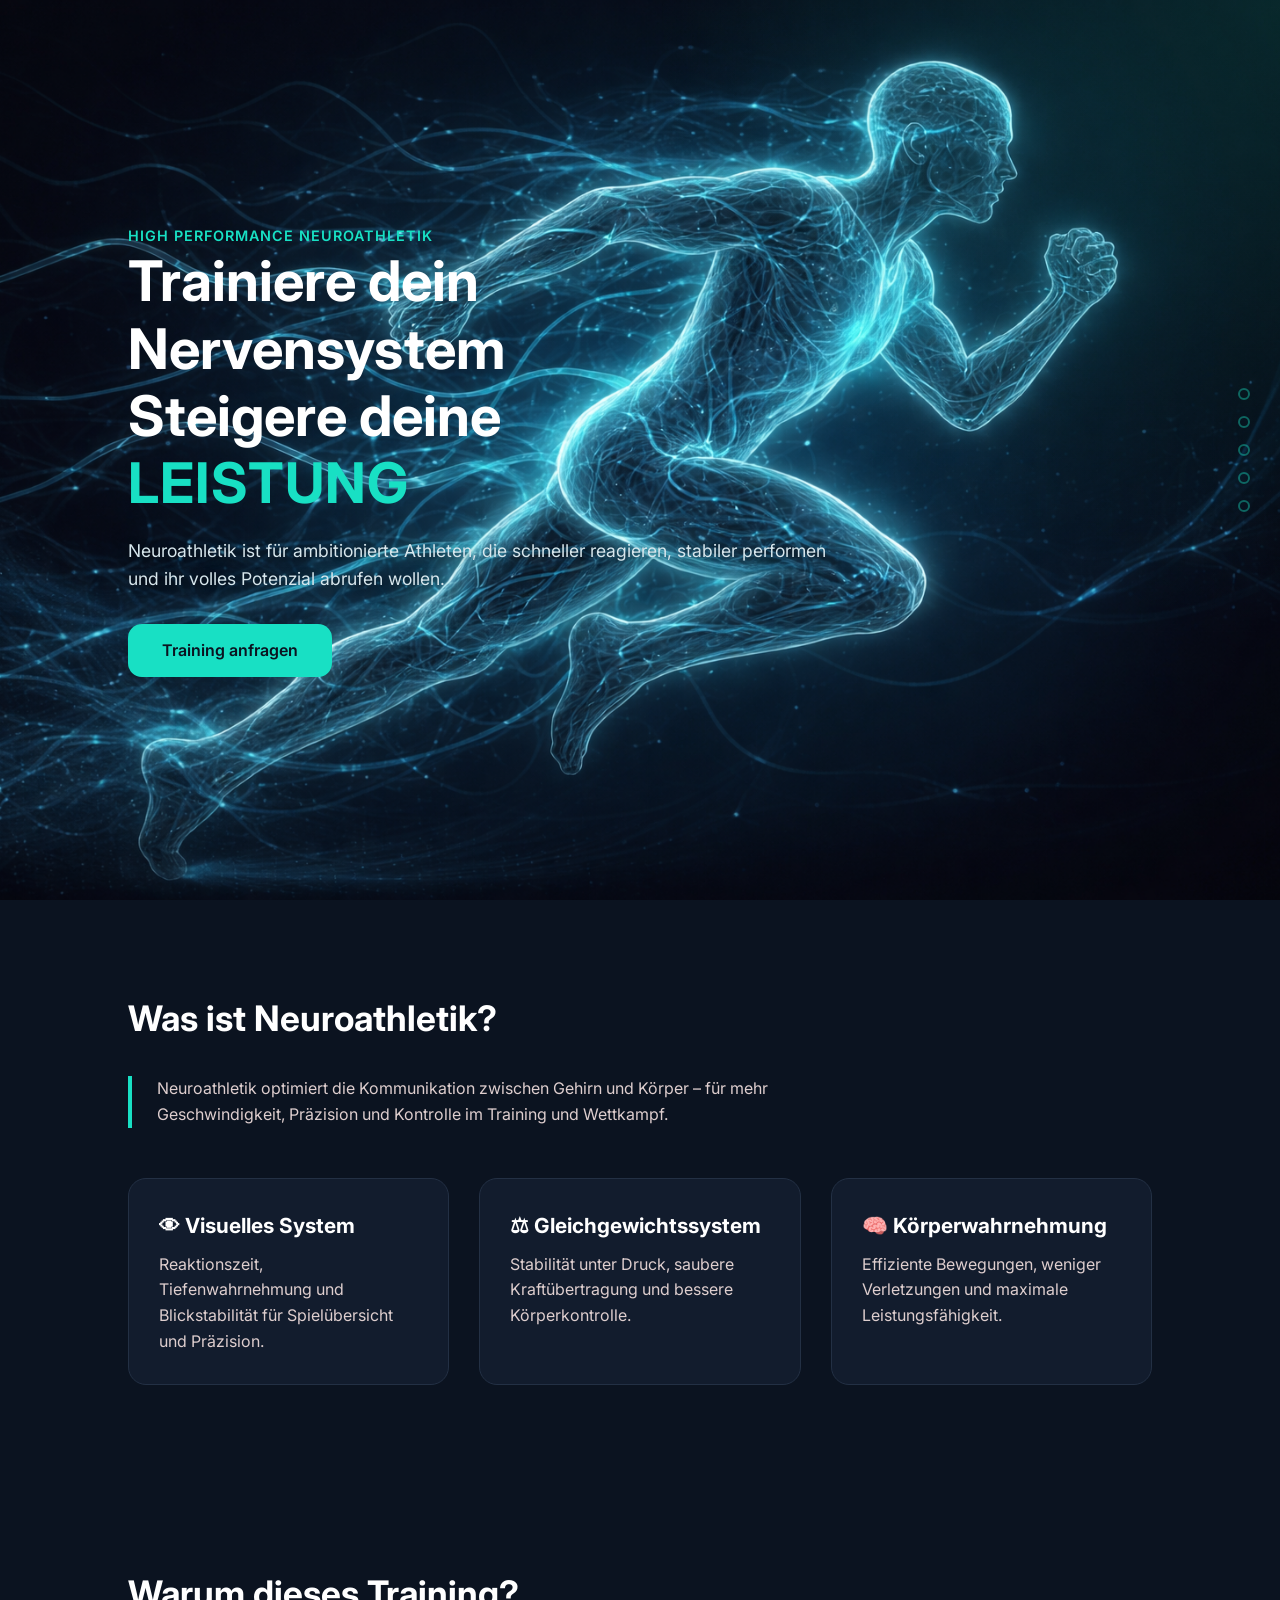
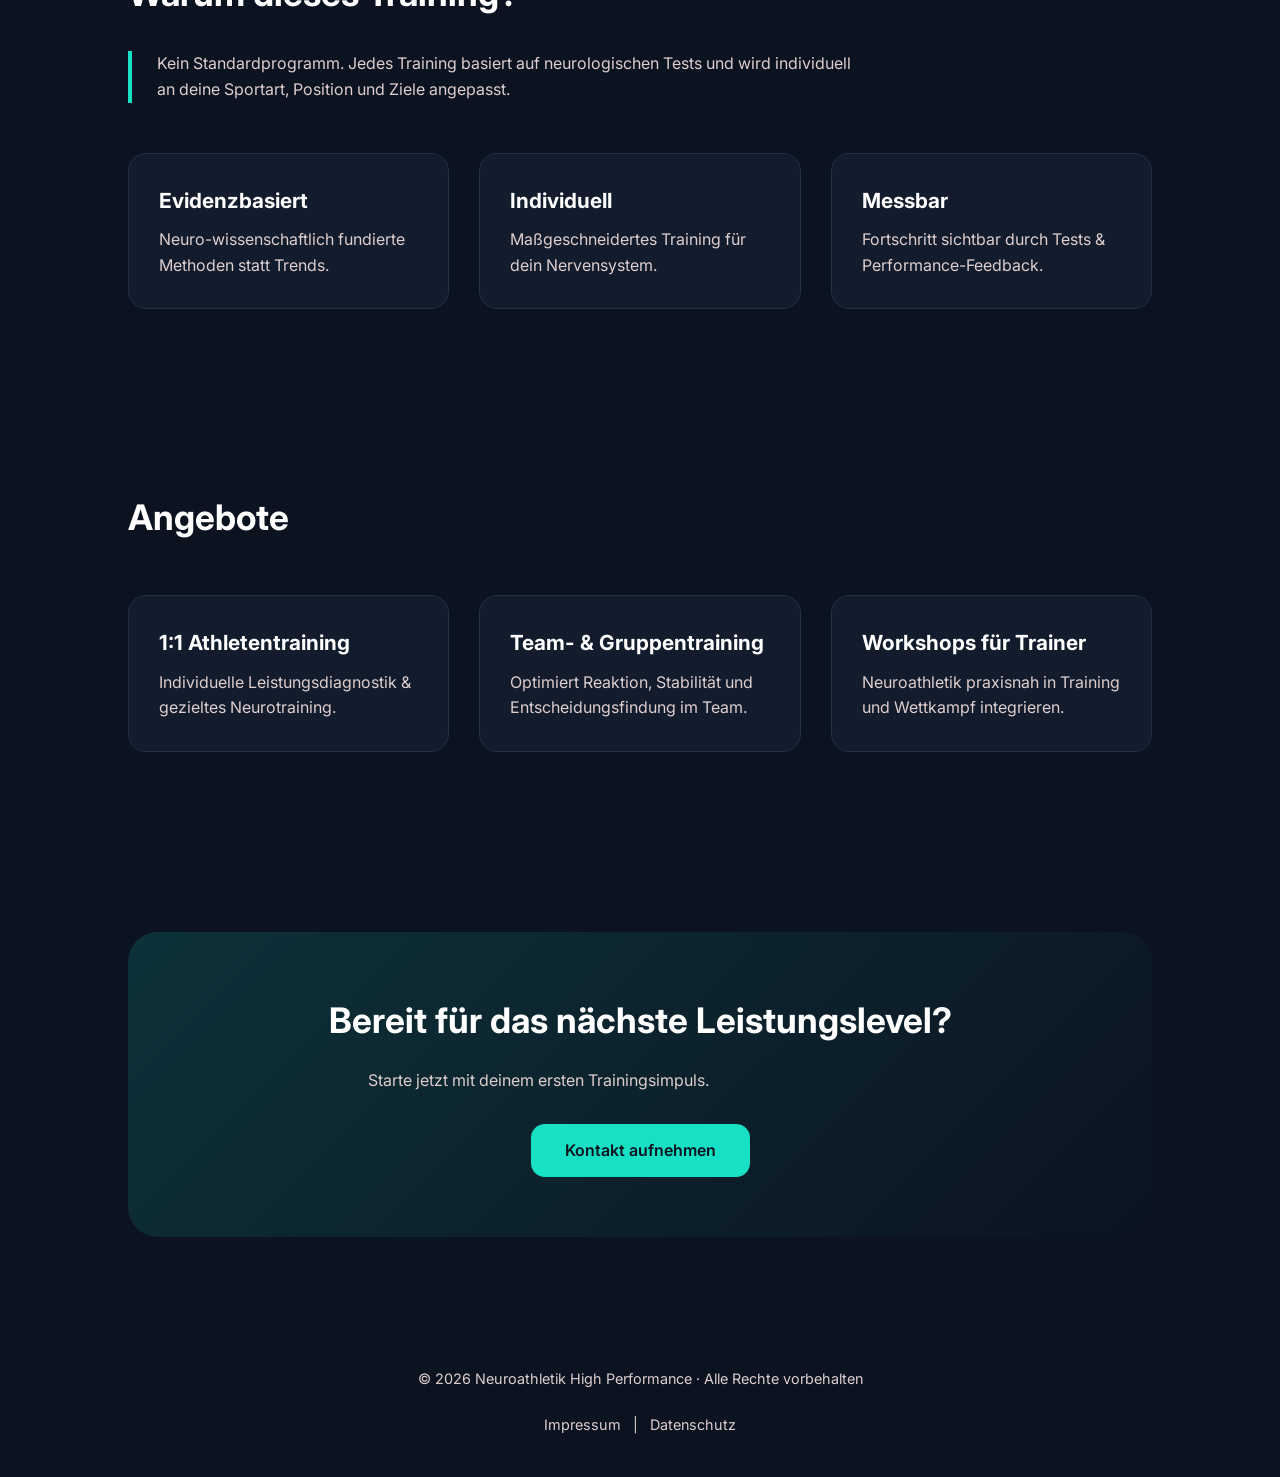
<file: index.html>
<!DOCTYPE html>
<html lang="de">
<head>
  <meta charset="UTF-8" />
  <meta name="viewport" content="width=device-width, initial-scale=1.0"/>
  <title>Neuroathletix | High Performance Training</title>
  <meta name="description" content="Neuroathletik Training für High Performance. Optimiere dein Nervensystem für bessere Reaktionen, Gleichgewicht und sportliche Höchstleistung.">
  
  <!-- Open Graph Meta Tags -->
  <meta property="og:title" content="Neuroathletix | High Performance Training">
  <meta property="og:description" content="Optimiere dein Nervensystem für bessere Reaktionen und sportliche Höchstleistung.">
  <meta property="og:image" content="https://deine-website.at/img/Leuchtathlet.png">
  <meta property="og:url" content="https://deine-website.at">
  
  <!-- Favicon -->
  <link rel="icon" href="img/my-icon.png">
  <link rel="apple-touch-icon" href="img/my-icon.png">
  
  <!-- Google Font -->
  <link href="https://fonts.googleapis.com/css2?family=Inter:wght@300;400;600;700&display=swap" rel="stylesheet">

    <!-- Stylesheet -->
    <link rel="stylesheet" href="styles.css">
</head>

<body>

  <!-- HERO -->
  <section class="hero" id="start">
    <img src="img/Leuchtathlet.png" alt="Leuchtathlet" class="hero-bg">
    <div class="hero-content">
      <span>High Performance Neuroathletik</span>
      <h1>Trainiere dein Nervensystem<br>Steigere deine <br><span class="highlightLeistung">Leistung</span>
    </h1>
      <p>
        Neuroathletik ist für ambitionierte Athleten, die schneller reagieren,
        stabiler performen und ihr volles Potenzial abrufen wollen.
      </p>
      <a href="#kontakt" class="btn">Training anfragen</a>
    </div>
  </section>

  <!-- WAS IST NEUROATHLETIK -->
  <section id="neuro">
    <h2>Was ist Neuroathletik?</h2>
    <p class="usp">
      Neuroathletik optimiert die Kommunikation zwischen Gehirn und Körper –
        für mehr Geschwindigkeit, Präzision und Kontrolle im Training und Wettkampf.
    </p>

    <div class="grid">
      <div class="card">
        <h3>👁 Visuelles System</h3>
        <p>Reaktionszeit, Tiefenwahrnehmung und Blickstabilität für Spielübersicht und Präzision.</p>
      </div>

      <div class="card">
        <h3>⚖ Gleichgewichtssystem</h3>
        <p>Stabilität unter Druck, saubere Kraftübertragung und bessere Körperkontrolle.</p>
      </div>

      <div class="card">
        <h3>🧠 Körperwahrnehmung</h3>
        <p>Effiziente Bewegungen, weniger Verletzungen und maximale Leistungsfähigkeit.</p>
      </div>
    </div>
  </section>

  <!-- USP -->
  <section id="vorteile">
    <h2>Warum dieses Training?</h2>

    <div class="usp">
      <p>
        Kein Standardprogramm. Jedes Training basiert auf neurologischen Tests
        und wird individuell an deine Sportart, Position und Ziele angepasst.
      </p>
    </div>

    <div class="grid">
      <div class="card">
        <h3>Evidenzbasiert</h3>
        <p>Neuro-wissenschaftlich fundierte Methoden statt Trends.</p>
      </div>

      <div class="card">
        <h3>Individuell</h3>
        <p>Maßgeschneidertes Training für dein Nervensystem.</p>
      </div>

      <div class="card">
        <h3>Messbar</h3>
        <p>Fortschritt sichtbar durch Tests & Performance-Feedback.</p>
      </div>
    </div>
  </section>

  <!-- ANGEBOTE -->
  <section id="angebote">
    <h2>Angebote</h2>

    <div class="grid">
      <div class="card">
        <h3>1:1 Athletentraining</h3>
        <p>Individuelle Leistungsdiagnostik & gezieltes Neurotraining.</p>
      </div>

      <div class="card">
        <h3>Team- & Gruppentraining</h3>
        <p>Optimiert Reaktion, Stabilität und Entscheidungsfindung im Team.</p>
      </div>

      <div class="card">
        <h3>Workshops für Trainer</h3>
        <p>Neuroathletik praxisnah in Training und Wettkampf integrieren.</p>
      </div>
    </div>
  </section>

  <!-- CTA -->
  <section id="kontakt">
    <div class="cta">
      <h2>Bereit für das nächste Leistungslevel?</h2>
      <p>Starte jetzt mit deinem ersten Trainingsimpuls.</p>
     <a href="kontakt.html" class="btn">Kontakt aufnehmen</a>

    </div>
  </section>

  <footer>
    © 2026 Neuroathletik High Performance · Alle Rechte vorbehalten<br>
    <br>
    <a href="impressum.html" style="color: var(--text-secondary); text-decoration: none;">Impressum</a>
    &nbsp; | &nbsp;
    <a href="datenschutz.html" style="color: var(--text-secondary); text-decoration: none;">Datenschutz</a>
  </footer>

 <script>
  const sections = document.querySelectorAll("section");
  const desktopLinks = document.querySelectorAll(".side-nav a");
  const mobileNav = document.querySelector(".mobile-nav");
  const mobileLinks = document.querySelectorAll(".mobile-nav a");

  let lastScrollY = window.pageYOffset;
  let ticking = false;

  function updateActiveLink() {
    let current = "";

    sections.forEach(section => {
      const sectionTop = section.offsetTop - window.innerHeight / 2;
      if (window.scrollY >= sectionTop) {
        current = section.getAttribute("id");
      }
    });

    [...desktopLinks, ...mobileLinks].forEach(link => {
      link.classList.remove("active");
      if (link.getAttribute("href") === "#" + current) {
        link.classList.add("active");
      }
    });
  }

  function handleMobileNav() {
    if (!mobileNav) return;

    const currentScrollY = window.pageYOffset;

    if (currentScrollY > lastScrollY && currentScrollY > 150) {
      // Scroll DOWN
      mobileNav.classList.add("hide");
    } else {
      // Scroll UP
      mobileNav.classList.remove("hide");
    }

    lastScrollY = currentScrollY;
  }

  window.addEventListener("scroll", () => {
    if (!ticking) {
      window.requestAnimationFrame(() => {
        updateActiveLink();
        handleMobileNav();
        ticking = false;
      });
      ticking = true;
    }
  });
</script>

<nav class="side-nav">
  <a href="#start" data-label="Start"></a>
  <a href="#neuro" data-label="Neuroathletik"></a>
  <a href="#vorteile" data-label="Vorteile"></a>
  <a href="#angebote" data-label="Angebote"></a>
  <a href="#kontakt" data-label="Kontakt"></a>
</nav>

<nav class="mobile-nav">
  <a href="#start">Start</a>
  <a href="#neuro">Neuro</a>
  <a href="#vorteile">Vorteile</a>
  <a href="#angebote">Angebote</a>
  <a href="#kontakt">Kontakt</a>
</nav>

</body>

</html>
</file>
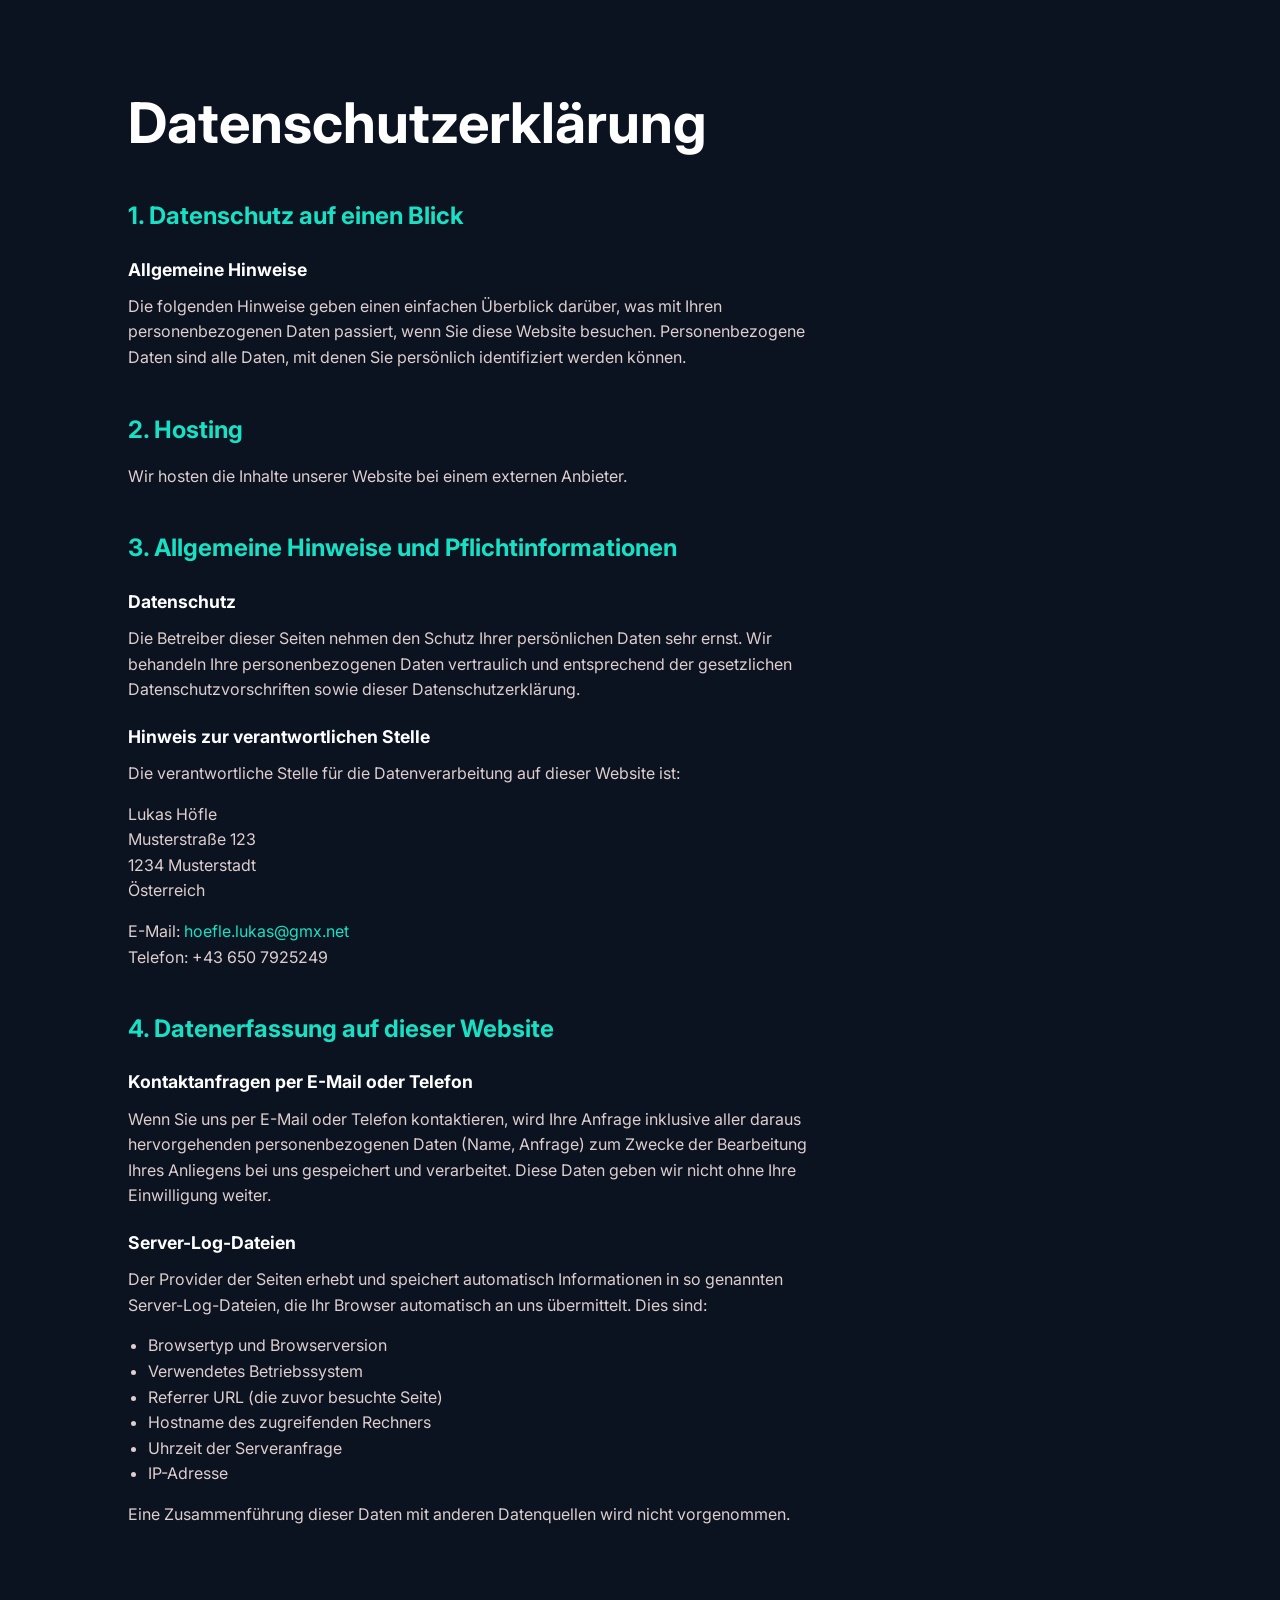
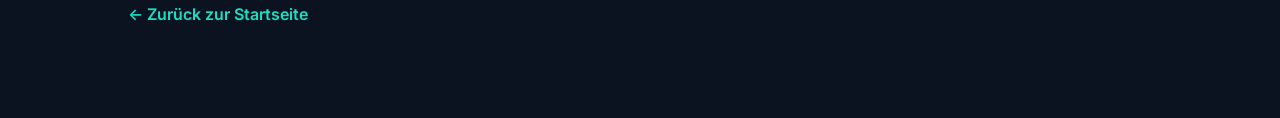
<file: datenschutz.html>
<!DOCTYPE html>
<html lang="de">
<head>
  <meta charset="UTF-8" />
  <meta name="viewport" content="width=device-width, initial-scale=1.0"/>
  <title>Datenschutz | Neuroathletix</title>

  <!-- Favicon -->
  <link rel="icon" href="img/my-icon.png">
  <link rel="apple-touch-icon" href="img/my-icon.png">

  <!-- Google Font -->
  <link href="https://fonts.googleapis.com/css2?family=Inter:wght@300;400;600;700&display=swap" rel="stylesheet">
  
  <!-- Haupt-Stylesheet einbinden -->
  <link rel="stylesheet" href="styles.css">

  <style>
    /* Spezifische Styles für Textseiten (identisch zu impressum.html) */
    .legal-content {
      max-width: 800px;
    }

    .legal-content h2 {
      color: var(--accent);
      font-size: 1.5rem;
      margin-top: 40px;
      margin-bottom: 15px;
    }

    .legal-content h3 {
      font-size: 1.1rem;
      margin-top: 20px;
      color: var(--text-main);
    }

    .legal-content p, .legal-content ul {
      margin-bottom: 15px;
      color: var(--text-secondary);
      line-height: 1.6;
    }
    
    .legal-content ul {
        padding-left: 20px;
    }

    .legal-content a {
      color: var(--accent);
      text-decoration: none;
    }

    .legal-content a:hover {
      text-decoration: underline;
    }

    .back {
      display: inline-block;
      margin-top: 60px;
      color: var(--accent);
      text-decoration: none;
      font-weight: 600;
      transition: transform 0.3s ease;
    }

    .back:hover {
      transform: translateX(-5px);
    }
  </style>
</head>

<body>

<section>
  <h1>Datenschutzerklärung</h1>
  
  <div class="legal-content">
    <h2>1. Datenschutz auf einen Blick</h2>
    <h3>Allgemeine Hinweise</h3>
    <p>Die folgenden Hinweise geben einen einfachen Überblick darüber, was mit Ihren personenbezogenen Daten passiert, wenn Sie diese Website besuchen. Personenbezogene Daten sind alle Daten, mit denen Sie persönlich identifiziert werden können.</p>

    <h2>2. Hosting</h2>
    <p>Wir hosten die Inhalte unserer Website bei einem externen Anbieter.</p>

    <h2>3. Allgemeine Hinweise und Pflichtinformationen</h2>
    <h3>Datenschutz</h3>
    <p>Die Betreiber dieser Seiten nehmen den Schutz Ihrer persönlichen Daten sehr ernst. Wir behandeln Ihre personenbezogenen Daten vertraulich und entsprechend der gesetzlichen Datenschutzvorschriften sowie dieser Datenschutzerklärung.</p>

    <h3>Hinweis zur verantwortlichen Stelle</h3>
    <p>Die verantwortliche Stelle für die Datenverarbeitung auf dieser Website ist:</p>
    <p>
      Lukas Höfle<br>
      Musterstraße 123<br>
      1234 Musterstadt<br>
      Österreich
    </p>
    <p>
      E-Mail: <a href="mailto:hoefle.lukas@gmx.net">hoefle.lukas@gmx.net</a><br>
      Telefon: +43 650 7925249
    </p>

    <h2>4. Datenerfassung auf dieser Website</h2>
    <h3>Kontaktanfragen per E-Mail oder Telefon</h3>
    <p>Wenn Sie uns per E-Mail oder Telefon kontaktieren, wird Ihre Anfrage inklusive aller daraus hervorgehenden personenbezogenen Daten (Name, Anfrage) zum Zwecke der Bearbeitung Ihres Anliegens bei uns gespeichert und verarbeitet. Diese Daten geben wir nicht ohne Ihre Einwilligung weiter.</p>

    <h3>Server-Log-Dateien</h3>
    <p>Der Provider der Seiten erhebt und speichert automatisch Informationen in so genannten Server-Log-Dateien, die Ihr Browser automatisch an uns übermittelt. Dies sind:</p>
    <ul>
        <li>Browsertyp und Browserversion</li>
        <li>Verwendetes Betriebssystem</li>
        <li>Referrer URL (die zuvor besuchte Seite)</li>
        <li>Hostname des zugreifenden Rechners</li>
        <li>Uhrzeit der Serveranfrage</li>
        <li>IP-Adresse</li>
    </ul>
    <p>Eine Zusammenführung dieser Daten mit anderen Datenquellen wird nicht vorgenommen.</p>
  </div>

  <a href="index.html" class="back">← Zurück zur Startseite</a>
</section>

</body>
</html>
</file>
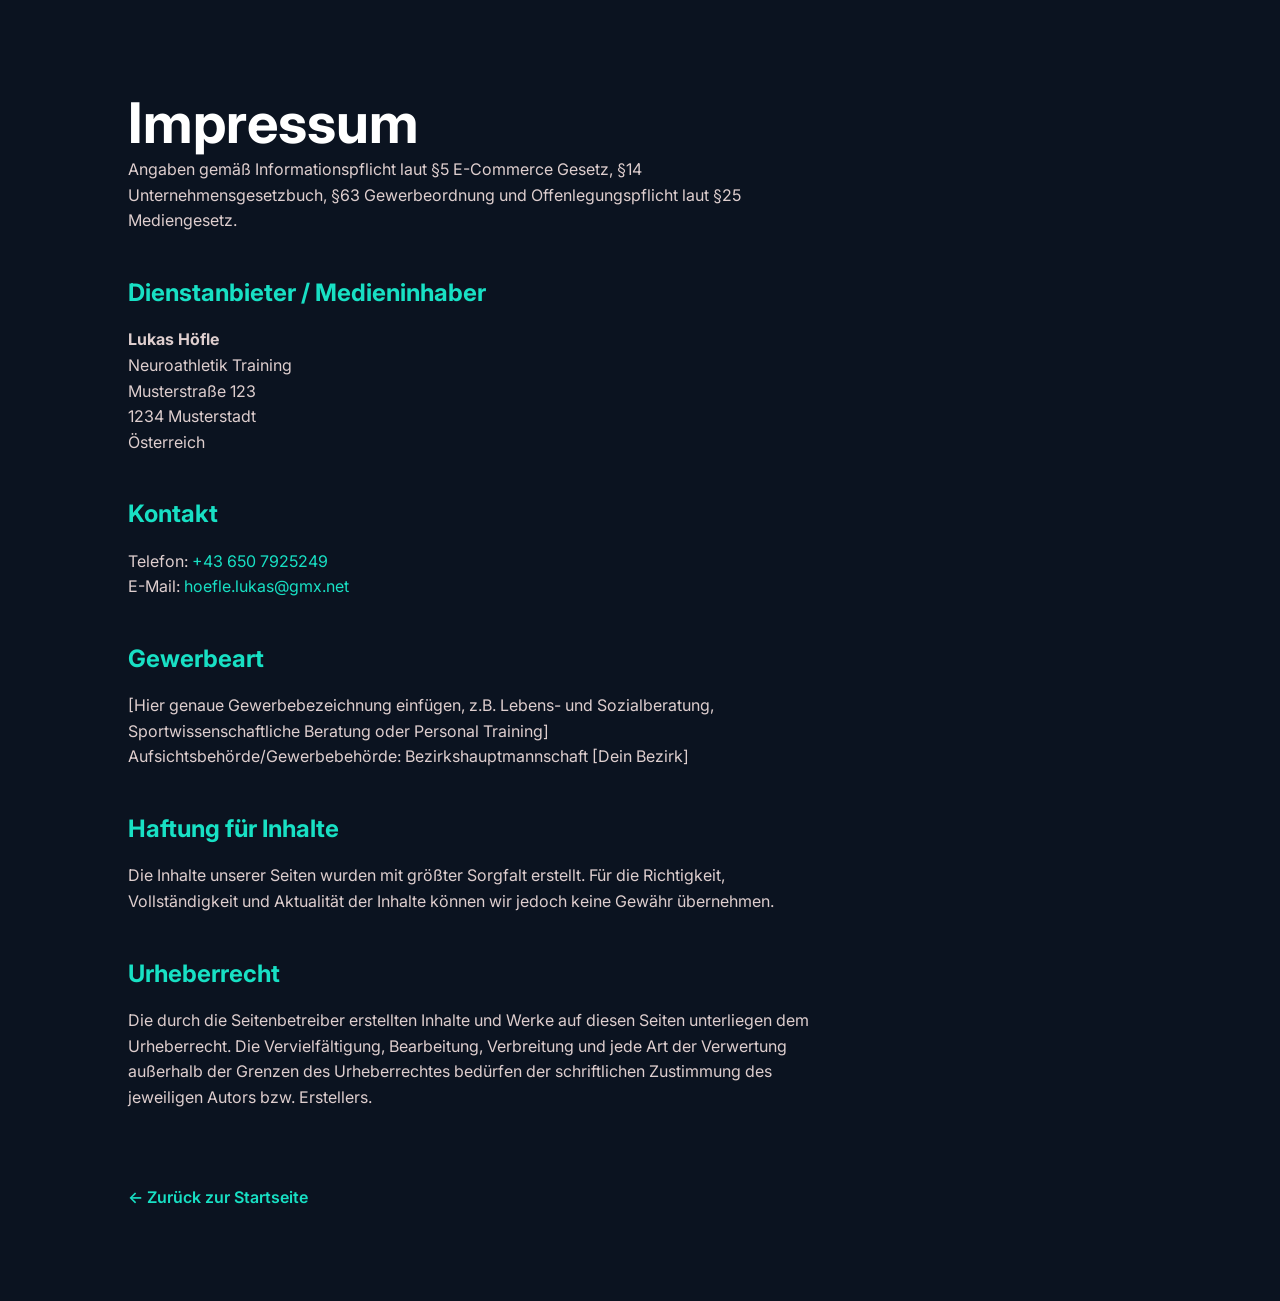
<file: impressum.html>
<!DOCTYPE html>
<html lang="de">
<head>
  <meta charset="UTF-8" />
  <meta name="viewport" content="width=device-width, initial-scale=1.0"/>
  <title>Impressum | Neuroathletix</title>

  <!-- Favicon -->
  <link rel="icon" href="img/my-icon.png">
  <link rel="apple-touch-icon" href="img/my-icon.png">

  <!-- Google Font -->
  <link href="https://fonts.googleapis.com/css2?family=Inter:wght@300;400;600;700&display=swap" rel="stylesheet">
  
  <!-- Haupt-Stylesheet einbinden -->
  <link rel="stylesheet" href="styles.css">

  <style>
    /* Spezifische Styles für Textseiten, die nicht in styles.css sind */
    .legal-content {
      max-width: 800px;
    }

    .legal-content h2 {
      color: var(--accent);
      font-size: 1.5rem;
      margin-top: 40px;
      margin-bottom: 15px;
    }

    .legal-content h3 {
      font-size: 1.1rem;
      margin-top: 20px;
      color: var(--text-main);
    }

    .legal-content p {
      margin-bottom: 15px;
      color: var(--text-secondary);
    }

    .legal-content a {
      color: var(--accent);
      text-decoration: none;
    }

    .legal-content a:hover {
      text-decoration: underline;
    }

    /* Zurück-Button (übernommen aus kontakt.html) */
    .back {
      display: inline-block;
      margin-top: 60px;
      color: var(--accent);
      text-decoration: none;
      font-weight: 600;
      transition: transform 0.3s ease;
    }

    .back:hover {
      transform: translateX(-5px);
    }
  </style>
</head>

<body>

<section>
  <h1>Impressum</h1>
  
  <div class="legal-content">
    <p>Angaben gemäß Informationspflicht laut §5 E-Commerce Gesetz, §14 Unternehmensgesetzbuch, §63 Gewerbeordnung und Offenlegungspflicht laut §25 Mediengesetz.</p>

    <h2>Dienstanbieter / Medieninhaber</h2>
    <p>
      <strong>Lukas Höfle</strong><br>
      Neuroathletik Training<br>
      Musterstraße 123 <br>
      1234 Musterstadt<br>
      Österreich
    </p>

    <h2>Kontakt</h2>
    <p>
      Telefon: <a href="tel:+436507925249">+43 650 7925249</a><br>
      E-Mail: <a href="mailto:hoefle.lukas@gmx.net">hoefle.lukas@gmx.net</a>
    </p>

    <h2>Gewerbeart</h2>
    <p>
      [Hier genaue Gewerbebezeichnung einfügen, z.B. Lebens- und Sozialberatung, Sportwissenschaftliche Beratung oder Personal Training]<br>
      Aufsichtsbehörde/Gewerbebehörde: Bezirkshauptmannschaft [Dein Bezirk]
    </p>

    <h2>Haftung für Inhalte</h2>
    <p>
      Die Inhalte unserer Seiten wurden mit größter Sorgfalt erstellt. Für die Richtigkeit, Vollständigkeit und Aktualität der Inhalte können wir jedoch keine Gewähr übernehmen.
    </p>

    <h2>Urheberrecht</h2>
    <p>
      Die durch die Seitenbetreiber erstellten Inhalte und Werke auf diesen Seiten unterliegen dem Urheberrecht. Die Vervielfältigung, Bearbeitung, Verbreitung und jede Art der Verwertung außerhalb der Grenzen des Urheberrechtes bedürfen der schriftlichen Zustimmung des jeweiligen Autors bzw. Erstellers.
    </p>
  </div>

  <a href="index.html" class="back">← Zurück zur Startseite</a>
</section>

</body>
</html>
</file>
<file: styles.css>
:root {
      --bg-main: #0B1320;
      --bg-card: #121C2D;
      --accent: #18E0C4;
      --accent-hover: #1FF5D4;
      --text-main: #FFFFFF;
      --text-secondary: #decece;
      --divider: #233044;
    }

    * {
      margin: 0;
      padding: 0;
      box-sizing: border-box;
    }

    body {
      font-family: 'Inter', sans-serif;
      background-color: var(--bg-main);
      color: var(--text-main);
      line-height: 1.6;
    }

    section {
      padding: 90px 10%;
    }

    h1 {
      font-size: clamp(2.5rem, 5vw, 3.5rem);
      font-weight: 700;
      line-height: 1.2;
    }

    h2 {
      font-size: 2.2rem;
      margin-bottom: 20px;
    }

    h3 {
      font-size: 1.3rem;
      margin-bottom: 10px;
    }

    p {
      color: var(--text-secondary);
      max-width: 700px;
    }

    /* HERO */
    .hero {
      min-height: 100vh;
      min-height: 100svh;
      display: flex;
      align-items: center;
      position: relative;
    }

    .hero-bg {
      position: absolute;
      inset: 0;
      width: 100%;
      height: 100%;
      object-fit: cover;
      object-position: center center;
      z-index: 0;
    }

    .hero::after {
      content: "";
      position: absolute;
      inset: 0;
      background: radial-gradient(circle at top right, rgba(24,224,196,0.15), transparent 40%);
      z-index: 0;
    }

    .hero-content {
      position: relative;
      z-index: 1;
      max-width: 700px;
    }

    .hero span {
      color: var(--accent);
      font-weight: 600;
      letter-spacing: 1px;
      text-transform: uppercase;
      font-size: 0.9rem;
    }

    .hero p {
  margin-top: 20px;
  font-size: 1.1rem;
  color: #d7e6ec;
  text-shadow: 0 2px 10px rgba(0, 0, 0, 0.55);
}

    .btn {
      display: inline-block;
      margin-top: 30px;
      padding: 14px 34px;
      background: var(--accent);
      color: #0B1320;
      font-weight: 600;
      border-radius: 14px;
      text-decoration: none;
      transition: all 0.3s ease;
    }

    .btn:hover {
      background: var(--accent-hover);
      transform: translateY(-3px);
    }

   h1 span.highlightLeistung {
      color: #18E0C4;
        font-size: inherit;
        font-weight: inherit;
    }
    /* GRID */
    .grid {
      display: grid;
      grid-template-columns: repeat(auto-fit, minmax(250px, 1fr));
      gap: 30px;
      margin-top: 50px;
    }

    .card {
      background: var(--bg-card);
      border: 1px solid var(--divider);
      border-radius: 18px;
      padding: 30px;
      transition: transform 0.3s ease, border 0.3s ease;
    }

    .card:hover {
      transform: translateY(-6px);
      border-color: var(--accent);
    }

    /* USP */
    .usp {
      border-left: 4px solid var(--accent);
      padding-left: 25px;
      margin-top: 30px;
    }

    /* FOOTER CTA */
    .cta {
      background: linear-gradient(135deg, rgba(24,224,196,0.15), transparent);
      border-radius: 30px;
      padding: 60px;
      text-align: center;
    }

    footer {
      text-align: center;
      padding: 40px;
      color: var(--text-secondary);
      font-size: 0.9rem;
    }

    .center {
      text-align: center;
    }

   /* SIDE NAVIGATION */
.side-nav {
  position: fixed;
  right: 30px;
  top: 50%;
  transform: translateY(-50%);
  display: flex;
  flex-direction: column;
  gap: 16px;
  z-index: 999;
}

/* Punkte */
.side-nav a {
  position: relative;
  width: 12px;
  height: 12px;
  border-radius: 50%;
  border: 2px solid var(--accent);
  opacity: 0.4;
  transition: all 0.3s ease;
}

/* Hover */
.side-nav a:hover {
  opacity: 1;
  transform: scale(1.3);
  background: var(--accent);
}

/* Aktiver Punkt */
.side-nav a.active {
  background: var(--accent);
  opacity: 1;
  box-shadow: 0 0 12px rgba(24, 224, 196, 0.7);
}

/* TOOLTIP */
.side-nav a::before {
  content: attr(data-label);
  position: absolute;
  right: 22px;
  top: 50%;
  transform: translateY(-50%);
  background: var(--bg-card);
  color: var(--text-main);
  padding: 6px 12px;
  border-radius: 8px;
  font-size: 0.75rem;
  white-space: nowrap;
  opacity: 0;
  pointer-events: none;
  border: 1px solid var(--divider);
  transition: all 0.3s ease;
}

/* Tooltip anzeigen */
.side-nav a:hover::before {
  opacity: 1;
  transform: translateY(-50%) translateX(-6px);
}

/* MOBILE: ausblenden */
@media (max-width: 900px) {
  .side-nav {
    display: none;
  }
}

/* MOBILE BOTTOM NAV */
.mobile-nav {
  position: fixed;
  bottom: 20px;
  left: 50%;
  transform: translateX(-50%);
  background: rgba(18, 28, 45, 0.95);
  backdrop-filter: blur(10px);
  border: 1px solid var(--divider);
  border-radius: 20px;
  padding: 12px 18px;
  display: none;
  gap: 20px;
  z-index: 1000;
  transition: transform 0.4s ease, opacity 0.4s ease;
}

.mobile-nav a {
  color: var(--text-secondary);
  font-size: 0.8rem;
  text-decoration: none;
  font-weight: 500;
  position: relative;
  transition: color 0.3s ease, transform 0.15s ease;
  -webkit-tap-highlight-color: transparent;
}

.mobile-nav a:active {
  transform: scale(0.9);
}


/* Aktiver Punkt */
.mobile-nav a.active {
  color: var(--accent);
}

/* Kleiner Indikator */
.mobile-nav a.active::after {
  content: "";
  position: absolute;
  bottom: -6px;
  left: 50%;
  transform: translateX(-50%);
  width: 6px;
  height: 6px;
  border-radius: 50%;
  background: var(--accent);
}

/* Mobile Nav Hidden */
.mobile-nav.hide {
  transform: translateX(-50%) translateY(120%);
  opacity: 0;
}


/* Nur Mobile anzeigen */
@media (max-width: 900px) {
  .mobile-nav {
    display: flex;
  }
}


/* SMOOTH SCROLL */
html {
  scroll-behavior: smooth;
}

/* MOBILE HERO FIX */
@media (max-width: 700px) {
  .hero-bg {
    object-position: 70% 15%;
  }

  .hero {
    padding: 0 8%;
  }

  .hero-content {
    max-width: 100%;
  }

  .cta {
    padding: 40px 24px;
  }

  .cta h2 {
    overflow-wrap: break-word;
    font-size: 1.6rem;
  }
}
</file>
